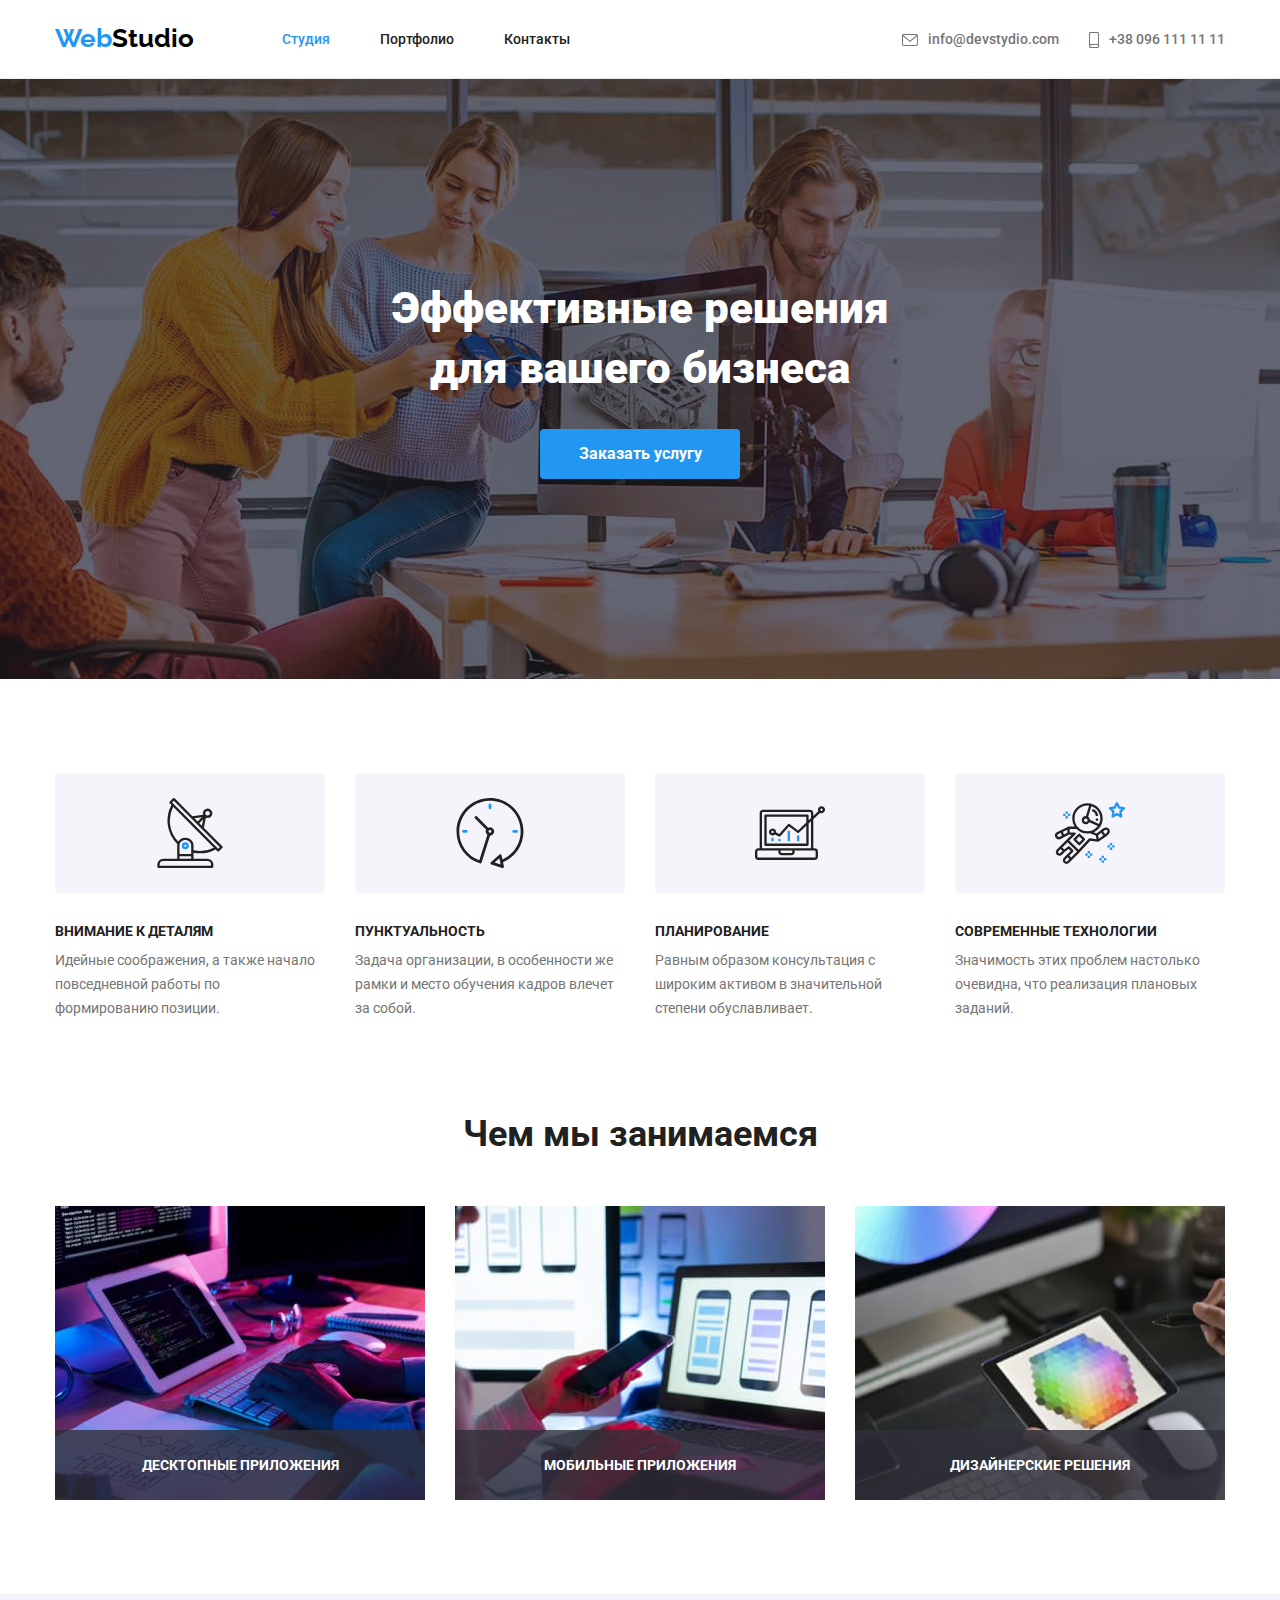
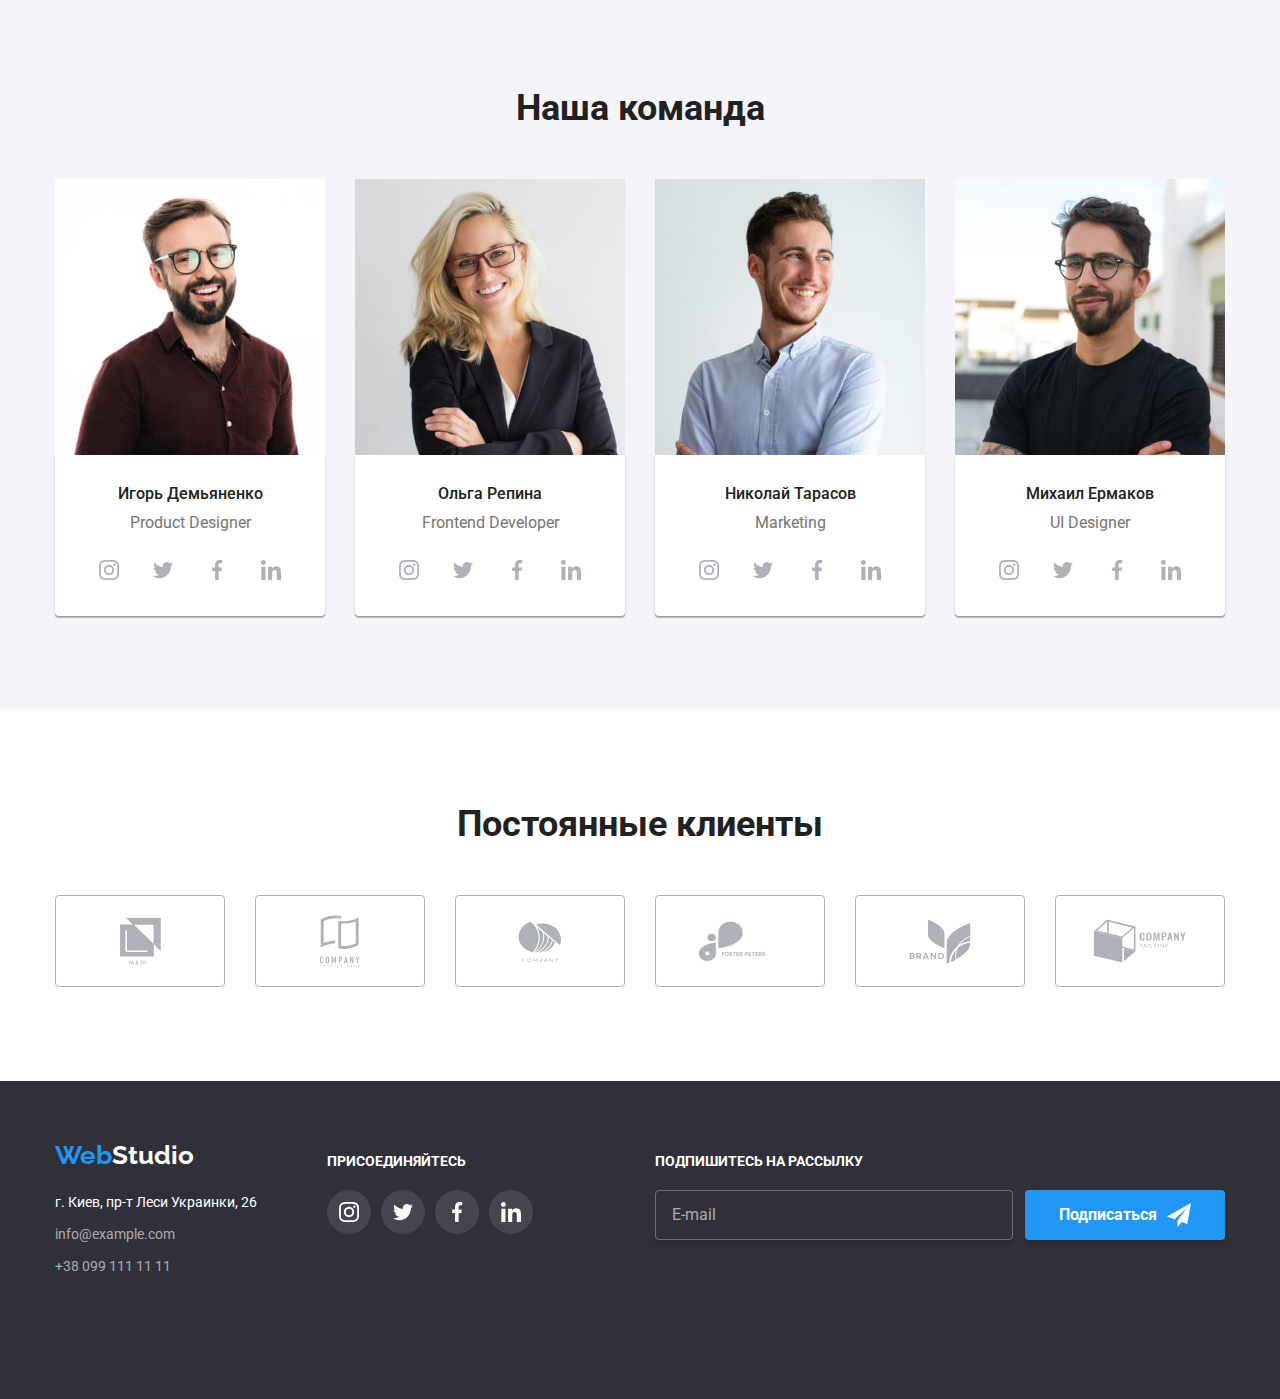
<file: index.html>
<!DOCTYPE html>
    <html lang="ru">
    <head>
    <meta charset="UTF-8">
    <meta name='viewport' content="width=device-width,initial-scale=1.0">
    <link rel="preconnect" href="https://fonts.googleapis.com">
    <link rel="preconnect" href="https://fonts.gstatic.com" crossorigin>
     <link href="https://fonts.googleapis.com/css2?family=Raleway:wght@700&family=Roboto:wght@400;500;700;900&display=swap" rel="stylesheet">
    <link rel="stylesheet" href="./css/main.min.css">
    <title>Студия</title>
    </head>
    <body>
        <header class="page-header">
        <div class="container">
            <div class="header-list">
         <a href="" class="logo logo--with-margin-right">Web<span class="logo--dark">Studio</span></a>
         <nav>
            <ul class="header-navigation">
                 <li class="header-navigation__list-item"><a href="index.html" class="header-navigation__navigation header-navigation__current">Студия</a></li>
                <li class="header-navigation__list-item"><a href="./portfolio.html" class="header-navigation__navigation">Портфолио</a></li>
                 <li class="header-navigation__list-item"><a href="" class="header-navigation__navigation">Контакты</a></li>
            </ul>
         </nav>
             <ul class="header-contacts">
                
                <li class="header-contacts__list-item">
                    <a href="Mailto:info@devstydio.com" class="header-contacts__link-contact">
                    <svg class="header-contacts__header-icon" width="16" height="12">
                    <use href="./images/icons.svg#icon-envelope"></use>
                    </svg><span>info@devstydio.com</span></a></li>
                
                <li class="header-contacts__list-item"><a href="tel:+380961111111" class="header-contacts__link-contact">
                    <svg class="header-contacts__header-icon" width="10" height="16">
                    <use href="./images/icons.svg#icon-smartphone"></use>
                </svg><span>+38 096 111 11 11</span></a></li>
            </ul>
            <button class="menu-toggle js-open-menu" aria-expanded="false" aria-controls="mobile-menu">
            <svg class="menu-toggle__icon-menu_40" width="40" height="40">
                <use href="./images/icons.svg#icon-menu_40"></use>
            </svg>
            </button>

            </div>
            </div>

        </header>

        <main>
        <section class="first-section">
            <h1 class="first-section__main-title">Эффективные решения <br>для вашего бизнеса</h1>
            <button type="button" name="button" class="primary-button primary-button--hover primary-button--focus" data-modal-open>Заказать услугу</button>
        </section>
        <!-- Чем занимается студия -->
         <section class="second-section">
             <div class="container">
            <ul class="feature-list">
                <li class="feature-list__description">
                    <div class="svg-wrapper">
                    <svg class="svg-wrapper__icon-picture" width="70" height="70">
                        <use href="./images/icons.svg#icon-antenna"></use>
                    </svg>
                    </div>
                    <h2 class="feature-list__title-one">ВНИМАНИЕ К ДЕТАЛЯМ</h2>
                    <p class="feature-list__description-list">Идейные соображения, а также начало повседневной работы по формированию позиции.</p>
                </li>
                <li class="feature-list__description">
                        <div class="svg-wrapper">
                        <svg class="svg-wrapper__icon-picture" width="70" height="70">
                            <use href="./images/icons.svg#icon-clock"></use>
                        </svg>
                    </div>
                    <h2 class="feature-list__title-one">ПУНКТУАЛЬНОСТЬ</h2>
                    <p class="feature-list__description-list">Задача организации, в особенности же рамки и место обучения кадров влечет за собой.</p>
                </li>
                <li class="feature-list__description">
                    <div class="svg-wrapper">
                        <svg class="svg-wrapper__icon-picture" width="70" height="70">
                            <use href="./images/icons.svg#icon-diagram"></use>
                        </svg>
                    </div>
                    <h2 class="feature-list__title-one">ПЛАНИРОВАНИЕ</h2>
                    <p class="feature-list__description-list">Равным образом консультация с широким активом в значительной степени обуславливает.</p>
                </li>
                <li class="feature-list__description">
                    <div class="svg-wrapper">
                        <svg class="svg-wrapper__icon-picture" width="70" height="70">
                            <use href="./images/icons.svg#icon-astronaut"></use>
                        </svg>
                    </div>
                <h2 class="feature-list__title-one">СОВРЕМЕННЫЕ ТЕХНОЛОГИИ</h2>
                <p class="feature-list__description-list">Значимость этих проблем настолько очевидна,  что  реализация плановых заданий.</p>
                </li>
            </ul>
            </div>
        </section>

        <section class="images-section">
            <h2 class="section__title">Чем мы занимаемся</h2>
            <div class="container">
            <ul class="images__list">
                <li class="picture-item">
                    <a href="#">
                        <img srcset="./images/images1-370-1x.jpg 1x, ./images/images1-740-2x.jpg 2x"
                        src="./images/images1-370-1x.jpg" alt="робочий стол разработчика" width="370">
                    <div class="picture-item__overlay-picture">
                        <span class="picture-item__text-overlay">ДЕСКТОПНЫЕ ПРИЛОЖЕНИЯ</span>
                    </div>
                    </a>
                </li>
                <li class="picture-item">
                    <a href="#">
                        <img srcset="./images/images2-370-1x.jpg 1x, ./images/images2-740-2x.jpg 2x"
                        src="./images/images2-370-1x.jpg" alt="ноутбук разработчика" width="370">
                        <div class="picture-item__overlay-picture">
                            <span class="picture-item__text-overlay">МОБИЛЬНЫЕ ПРИЛОЖЕНИЯ</span>
                        </div>
                        </a>
                </li>
                <li class="picture-item">
                    <a href="#">
                        <img srcset="./images/images3-370-1x.jpg 1x, ./images/images3-740-2x.jpg 2x"
                        src="./images/images3-370-1x.jpg" alt="планшет разработчика" width="370">
                        <div class="picture-item__overlay-picture">
                            <span class="picture-item__text-overlay">ДИЗАЙНЕРСКИЕ РЕШЕНИЯ</span>
                        </div>
                        </a>
                    </li>
            </ul>
            </div>
        </section>
        <!-- Наша команда -->
        <section class="team-section">
            <h2 class="section__title">Наша команда</h2>
            <div class="container">
            <ul class="team-list">
                <li class="team-list__description-team">
                        <!-- srcset="./images/men1-450.gjp 450w, ./images/men1-900.jpg 900w" -->
                    <img srcset="./images/men1-450-1x.jpg 1x, ./images/men1-900-2x.jpg 2x"
                     src="./images/men1-450-1x.jpg"
                     alt="фото мужчины дизайнера" width="450" height="460">
                    <!-- sizes="(min-width: 1200px) 25vw, (min-width: 768px) 50vw, 100vw" -->
                
                    <div class="team-wrapper">

                    <p class="team-wrapper__name">Игорь Демьяненко</p>
                    <p class="team-wrapper__position">Product Designer</p>
                    
                   <ul class="list-icons">
                        <li>
                            <a href="" class="list-icons__svg-link">
                        <svg class="list-icons__icon-color" width="20" height="20">
                        <use href="./images/icons.svg#icon-instagram"></use>
                        </svg>
                            </a>
                            </li>
                           <li> <a href="" class="list-icons__svg-link">
                        <svg class="list-icons__icon-color" width="20" height="20">
                        <use href="./images/icons.svg#icon-twitter"></use>
                            </svg>
                            </a>
                            </li>
                           <li> <a href="" class="list-icons__svg-link">
                        <svg class="list-icons__icon-color" width="20" height="20">
                        <use href="./images/icons.svg#icon-facebook"></use>
                            </svg>
                            </a>
                            </li>
                            <li><a href="" class="list-icons__svg-link">
                        <svg class="list-icons__icon-color" width="20" height="20">
                        <use href="./images/icons.svg#icon-linkedin"></use>
                            </svg>
                            </a>
                            </li>
                </ul>
            
                </div>
                </li>
                <li class="team-list__description-team">
                    <!-- srcset="./images/woman-450.jpg 450w, ./images/woman-900.jpg 900w" -->
                    <img srcset="./images/woman-450-1x.jpg 1x, ./images/woman-900-2x.jpg 2x"
                    src="./images/woman-450-1x.jpg"
                     alt="фото женщины разработчика" width="450" height="460">
                    <!-- sizes="(min-width: 1200px) 25vw, (min-width: 768px) 50vw, 100vw" -->

                    <div class="team-wrapper">

                    <p class="team-wrapper__name">Ольга Репина</p>
                    <p class="team-wrapper__position">Frontend Developer</p>

                    <ul class="list-icons">
                        <li>
                            <a href="" class="list-icons__svg-link">
                                    <svg class="list-icons__icon-color" width="20" height="20">
                                        <use href="./images/icons.svg#icon-instagram"></use>
                                    </svg>
                            </a>
                        </li>
                        <li> <a href="" class="list-icons__svg-link">
                                    <svg class="list-icons__icon-color" width="20" height="20">
                                        <use href="./images/icons.svg#icon-twitter"></use>
                                    </svg>
                            </a>
                        </li>
                        <li> <a href="" class="list-icons__svg-link">
                                    <svg class="list-icons__icon-color" width="20" height="20">
                                        <use href="./images/icons.svg#icon-facebook"></use>
                                    </svg>
                            </a>
                        </li>
                        <li><a href="" class="list-icons__svg-link">
                                    <svg class="list-icons__icon-color" width="20" height="20">
                                        <use href="./images/icons.svg#icon-linkedin"></use>
                                     </svg>
                            </a>
                        </li>
                    </ul>
                    </div>
                </li>
                <li class="team-list__description-team">
                    <!-- rscset="./images/men2-450.jpg 450w, ./images/men2-900.jpg 900w" -->
                    <img rscset="./images/men2-450-1x.jpg 1x, ./images/men2-900-2x.jpg 2x"
                    src="./images/men2-450-1x.jpg"
                     alt="фото мужчины маркетолога" width="450" height="460">
                    <!-- sizes="(min-width: 1200px) 25vw, (min-width: 768px) 50vw, 100vw" -->

                    <div class="team-wrapper">

                    <p class="team-wrapper__name">Николай Тарасов</p>
                    <p class="team-wrapper__position">Marketing</p>

                    <ul class="list-icons">
                        <li>
                            <a href="" class="list-icons__svg-link">
                                    <svg class="list-icons__icon-color" width="20" height="20">
                                        <use href="./images/icons.svg#icon-instagram"></use>
                                    </svg>
                            </a>
                        </li>
                        <li> <a href="" class="list-icons__svg-link">
                                    <svg class="list-icons__icon-color" width="20" height="20">
                                        <use href="./images/icons.svg#icon-twitter"></use>
                                    </svg>
                            </a>
                        </li>
                        <li> <a href="" class="list-icons__svg-link">
                                    <svg class="list-icons__icon-color" width="20" height="20">
                                        <use href="./images/icons.svg#icon-facebook"></use>
                                    </svg>
                            </a>
                        </li>
                        <li><a href="" class="list-icons__svg-link">
                                    <svg class="list-icons__icon-color" width="20" height="20">
                                        <use href="./images/icons.svg#icon-linkedin"></use>
                                    </svg>
                            </a>
                        </li>
                    </ul>
                    </div>
                </li>
                <li class="team-list__description-team">
                    <!-- srcset="./images/men3-450.jpg 450w, ./images/men3-900.jpg 900w" -->
                    <img srcset="./images/men3-450-1x.jpg 1x, ./images/men3-900-2x.jpg 2x"
                    src="./images/men3-450-1x.jpg"
                     alt="фото мужчины дизайнера" width="450" height="460">
                    <!-- sizes="(min-width: 1200px) 25vw, (min-width: 768px) 50vw, 100vw" -->

                    <div class="team-wrapper">

                    <p class="team-wrapper__name">Михаил Ермаков</p> 
                    <p class="team-wrapper__position">UI Designer</p>

                    <ul class="list-icons">
                        <li>
                            <a href="" class="list-icons__svg-link">
                                    <svg class="list-icons__icon-color" width="20" height="20">
                                        <use href="./images/icons.svg#icon-instagram"></use>
                                    </svg>
                            </a>
                        </li>
                        <li> <a href="" class="list-icons__svg-link">
                                    <svg class="list-icons__icon-color" width="20" height="20">
                                        <use href="./images/icons.svg#icon-twitter"></use>
                                    </svg>
                            </a>
                        </li>
                        <li> <a href="" class="list-icons__svg-link">
                                    <svg class="list-icons__icon-color" width="20" height="20">
                                        <use href="./images/icons.svg#icon-facebook"></use>
                                    </svg>
                            </a>
                        </li>
                        <li><a href="" class="list-icons__svg-link">
                                    <svg class="list-icons__icon-color" width="20" height="20">
                                        <use href="./images/icons.svg#icon-linkedin"></use>
                                    </svg>
                            </a>
                        </li>
                    </ul>
                    </div>
                </li>
            </ul>
            </div>
        </section>
        <section class="clients-section">
            <h2 class="section__title">Постоянные клиенты</h2>
            <div class="container">
                <ul class="client-list">
                            <li>   
                                    <a href="#" class="client-list__client-link">
                                        <svg class="client-list__logo-client" width="41" height="46.7">
                                            <use href="./images/icons.svg#icon-group"></use>
                                        </svg>
                                    </a>
                            </li>
                            <li>
                                    <a href="#" class="client-list__client-link">
                                        <svg class="client-list__logo-client" width="40" height="52">
                                            <use href="./images/icons.svg#icon-group-1"></use>
                                        </svg>
                                    </a>
                            </li>
                            <li>
                                    <a href="#" class="client-list__client-link">
                                        <svg class="client-list__logo-client" width="43.46" height="41.18">
                                            <use href="./images/icons.svg#icon-group-2"></use>
                                        </svg>
                                    </a>
                        </li>
                            <li>
                                    <a href="#" class="client-list__client-link">
                                        <svg class="client-list__logo-client" width="84.44" height="40.62">
                                            <use href="./images/icons.svg#icon-group-3"></use>
                                        </svg>
                                    </a>
                            </li>
                            <li>
                                    <a href="#" class="client-list__client-link">
                                        <svg class="client-list__logo-client" width="62.54" height="45.43">
                                            <use href="./images/icons.svg#icon-group-4"></use>
                                        </svg>
                                    </a>
                            </li>
                            <li>
                                    <a href="#" class="client-list__client-link">
                                        <svg class="client-list__logo-client" width="93.79" height="43.93">
                                            <use href="./images/icons.svg#icon-group-5"></use>
                                        </svg>
                                    </a>
                            </li>
                </ul>
            </div>
            </section>
        </main>
        <!-- Футер -->
        <footer class="footer-section">
            <div class="container container--footer-flex">
            <div class="footer-logo-address-icons-wrapper">
                <div class="footer-wrapper">
            <div class="footer-logo-wrapper">
                <a href="" class="logo">Web<span class="logo--white">Studio</span></a>
                </div>
            <address>
                <ul class="footer-wrapper__footer-contacts">
                <li class="footer-wrapper__footer-item"><a href="#" class="footer-wrapper__direction">г. Киев, пр-т Леси Украинки, 26</a></li>
                <li class="footer-wrapper__footer-item"><a href="Mailto:info@example.com" class="footer-wrapper__footer-link">info@example.com</a></li>
                <li class="footer-wrapper__footer-item"><a href="tel:+380991111111" class="footer-wrapper__footer-link">+38 099 111 11 11</a></li>
                </ul>
            </address>
            </div>

            <div class="footer-icons-wrapper">
                <p class="footer-title">ПРИСОЕДИНЯЙТЕСЬ</p>
                <ul class="footer-list-icons">
                    <li><a href="" class="footer-list-icons__svg-link">
                    <svg class="footer-list-icons--footer-social-icon" width="20" height="20">
                        <use href="./images/icons.svg#icon-instagram"></use>
                    </svg>
                    </a></li>
                    <li><a href="" class="footer-list-icons__svg-link">
                        <svg class="footer-list-icons--footer-social-icon" width="20" height="20">
                            <use href="./images/icons.svg#icon-twitter"></use>
                        </svg>
                    </a></li>
                    <li><a href="" class="footer-list-icons__svg-link">
                        <svg class="footer-list-icons--footer-social-icon" width="20" height="20">
                            <use href="./images/icons.svg#icon-facebook"></use>
                        </svg>
                    </a></li>
                    <li><a href="" class="footer-list-icons__svg-link">
                        <svg class="footer-list-icons--footer-social-icon" width="20" height="20">
                            <use href="./images/icons.svg#icon-linkedin"></use>
                        </svg>
                    </a></li>
                </ul>

            </div>
            </div>

            <form class="footer-form">
                    <p class="footer-title">ПОДПИШИТЕСЬ НА РАССЫЛКУ</p>
                <div class="footer-form-field">
                  <label>
                    <input class="footer-form-field__input" type="email" name="mail" placeholder="E-mail">
                    </label>

                    <button type="submit" class="primary-button primary-button--flex primary-button--box-shadow">
                    <span class="primary-button--with-margin-right">Подписаться</span>
                <svg class="footer-form-field__button-svg" width="24px" height="24px">
                    <use href="./images/icons.svg#icon-send"></use>
                </svg>
                    </button>

                </div>
            </form>
            </div>
        </footer>

        <div class="backdrop is-hidden" data-modal>
            <div class="modal">
                <button type="button" class="modal__close-button" data-modal-close>
                    <svg class="modal__svg-close-button" width="11" height="11">
                        <use href="./images/icons.svg#icon-close"></use>
                    </svg>
                </button>

                
                    <p class="modal__title">Оставьте свои данные, мы вам перезвоним</p>

                    <form>
                    
                    <label class="form-label">
                    <span class="name-input">Имя</span>
                    <div class="input-wrapper">
                   <input type="text" name="name" class="form-field">
                <svg class="svg-input" width="18" height="18">
                    <use href="./images/icons.svg#icon-person"></use>
                </svg>
                </div>
                 </label>
                 
                    <label class="form-label">
                        <span class="name-input">Телефон</span>
                        <div class="input-wrapper">
                    <input type="tel" name="phone" class="form-field">
                    <svg class="svg-input" width="18" height="18">
                        <use href="./images/icons.svg#icon-phone"></use>
                    </svg>
                    </div>
                </label>
                
                    <label class="form-label">
                    <span class="name-input">Почта</span>
                    <div class="input-wrapper">
                    <input type="email" name="mail" class="form-field">
                    <svg class="svg-input" width="18" height="18">
                        <use href="./images/icons.svg#icon-email"></use>
                    </svg>
                    </div>
                </label>
                

                <label class="form-comments-label">
                    <span class="name-input">Комментарий</span>
                <textarea class="field-comments" name="text" placeholder="Введите текст"></textarea>
                </label>

                <label class="checkbox-label">
                <input type="checkbox" name="checkbox" value="check" class="checkbox">
                <svg class="svg-checkbox" width="16" height="15">
                    <use href="./images/icons.svg#icon-checkbox"></use>
                </svg>
                <span class="text-checkbox">Соглашаюсь с рассылкой и принимаю</span> 
                <a href="#" class="link-checkbox">Условия договора</a>
                </label>
            
            <button type="submit" name="button" value="submittion" class="primary-button primary-button--box-shadow">Отправить</button>
                </form>
            </div>
        </div>

        <div class="menu-container js-menu-container" id="mobile-menu">
            <button class="menu-toggle js-close-menu">
                <svg clas="menu-toggle__icon-close_40" width="40" height="40">
                    <use href="./images/icons.svg#icon-close_40"></use>
                </svg>
            </button>
            <nav>
                <ul class="mobile-menu">
                    <li class="mobile-menu__list-item"><a href="index.html"
                            class="mobile-menu__navigation mobile-menu__current">Студия</a></li>
                    <li class="mobile-menu__list-item"><a href="./portfolio.html" 
                        class="mobile-menu__navigation">Портфолио</a></li>
                    <li class="mobile-menu__list-item"><a href="" class="mobile-menu__navigation">Контакты</a></li>
                </ul>
            </nav>

            <ul class="mobile-contacts">
                <li class="mobile-contacts__list-item">
                    <a href="tel:+380961111111" class="mobile-contacts__link-contact1">
                    <span>+38 096 111 11 11</span></a>
                </li>
            
                <li class="mobile-contacts__list-item">
                    <a href="Mailto:info@devstydio.com" class="mobile-contacts__link-contact2">
                    <span>info@devstydio.com</span></a>
                </li>
            </ul>

            <ul class="socials-list">
                <li class="socials-list__item"><a class="socials-list__link" href="#">Instagram</a></li>
                <li class="socials-list__item"><a class="socials-list__link" href="#">Twitter</a></li>
                <li class="socials-list__item"><a class="socials-list__link" href="#">Facebook</a></li>
                <li><a class="socials-list__link" href="#">Linkedin</a></li>
            </ul>
        </div>

        <script src="./js/modal.js"></script>  <script src="./js/mobile-menu.js"></script>

    </body>
    </html>
</file>
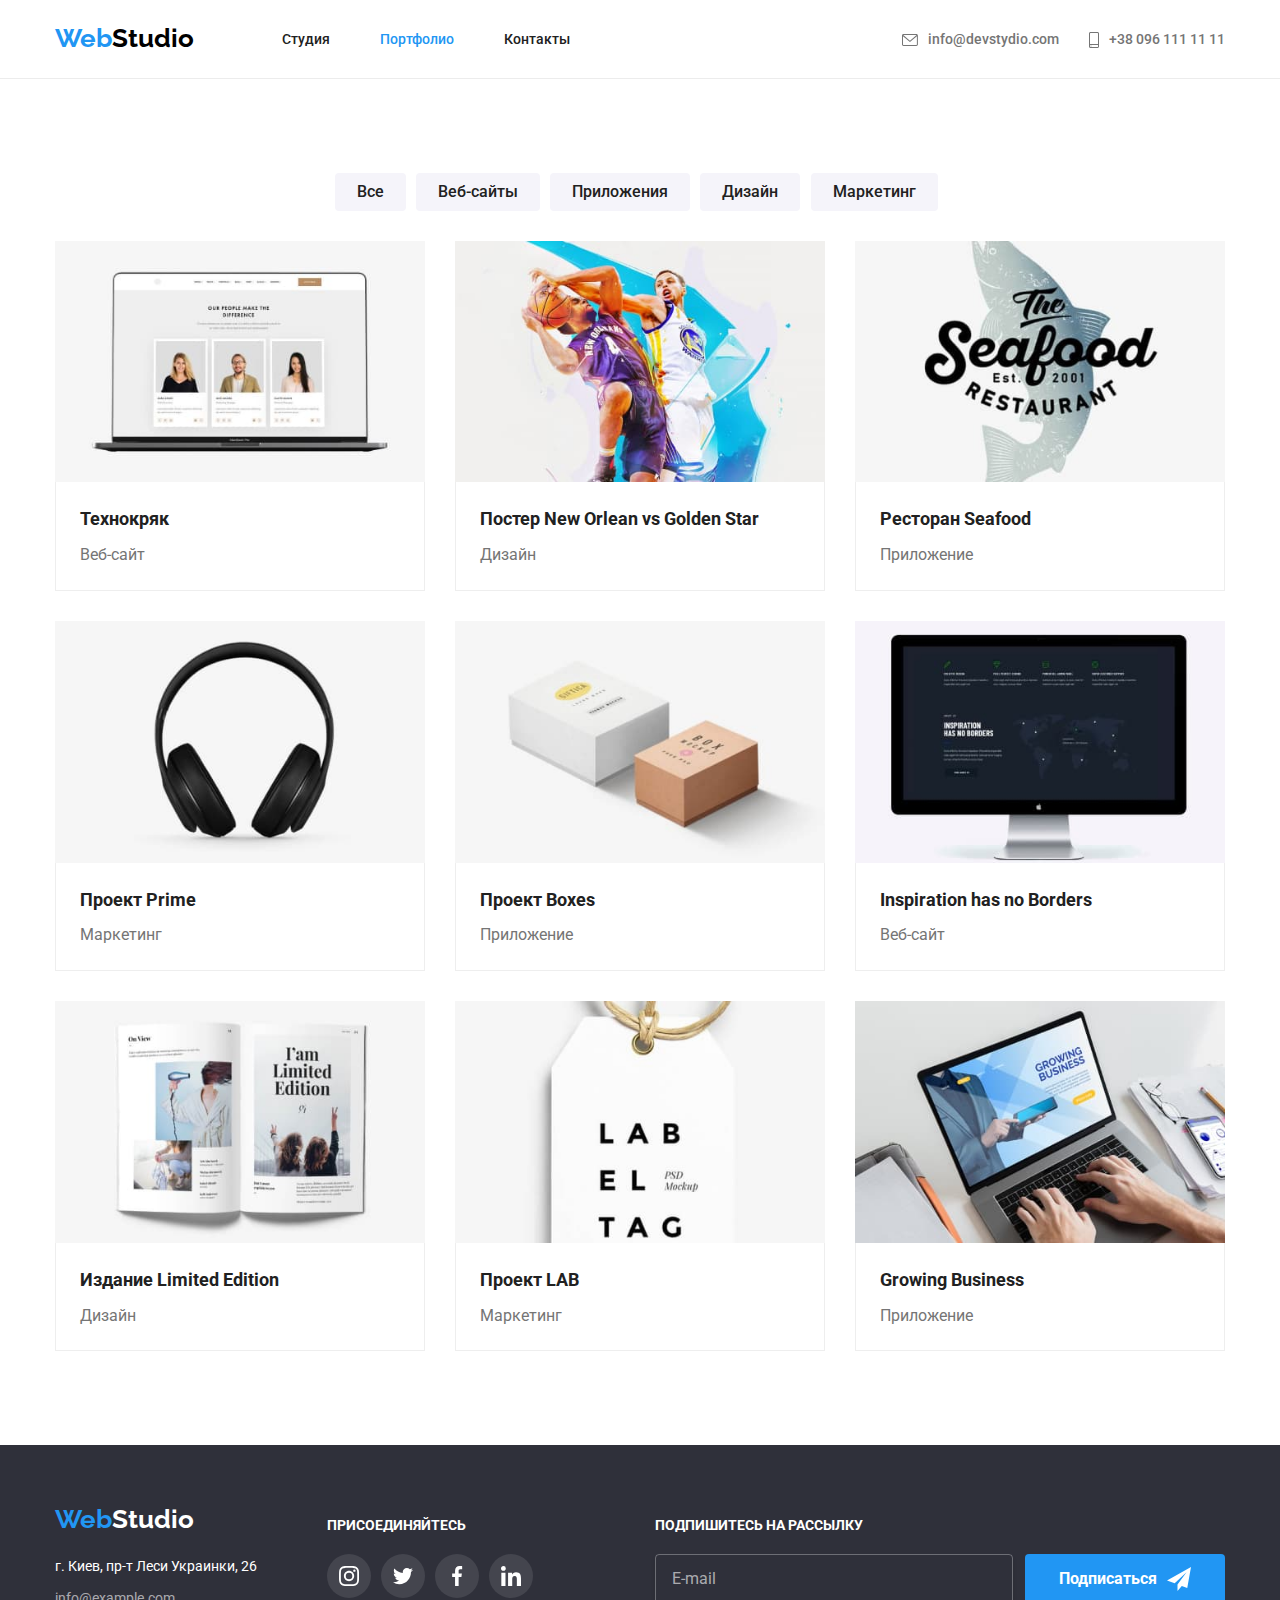
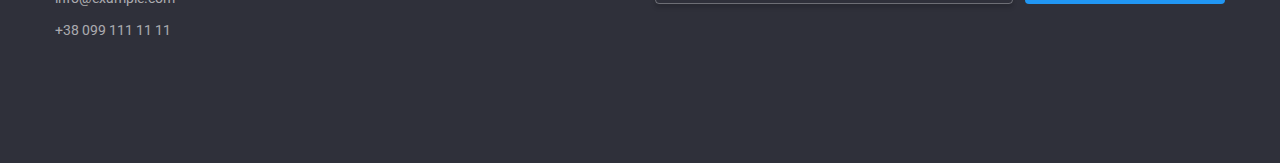
<file: portfolio.html>
<!DOCTYPE html>
    <html lang="ru">
    <head>
    <meta charset="UTF-8">
    <meta name='viewport' content="width=device-width,initial-scale=1.0">
    <link rel="preconnect" href="https://fonts.googleapis.com">
    <link rel="preconnect" href="https://fonts.gstatic.com" crossorigin>
    <link href="https://fonts.googleapis.com/css2?family=Raleway:wght@700&family=Roboto:wght@400;500;700;900&display=swap"
        rel="stylesheet">
    <link rel="stylesheet" href="./css/main.min.css">
    <title>Портфолио</title>
    </head>
    <body>
        <header class="page-header">
            <div class="container">
            <div class="header-list">
         <a href="" class="logo logo--with-margin-right">Web<span class="logo--dark">Studio</span></a>
         <nav>
            <ul class="header-navigation">
                 <li class="header-navigation__list-item"><a href="index.html" class="header-navigation__navigation">Студия</a></li>
                <li class="header-navigation__list-item"><a href="portfolio.html" class="header-navigation__navigation  header-navigation__current">Портфолио</a></li>
                 <li class="header-navigation__list-item"><a href="" class="header-navigation__navigation">Контакты</a></li>
            </ul>
         </nav>
             <ul class="header-contacts">
                <li class="header-contacts__list-item"><a href="Mailto:info@devstydio.com" class="header-contacts__link-contact">
                    <svg class="header-contacts__header-icon" width="16" height="12">
                    <use href="./images/icons.svg#icon-envelope"></use>
                </svg><span>info@devstydio.com</span></a></li>
                <li class="header-contacts__list-item"><a href="tel:+380961111111" class="header-contacts__link-contact">
                    <svg class="header-contacts__header-icon" width="10" height="16">
                    <use href="./images/icons.svg#icon-smartphone"></use>
                </svg><span>+38 096 111 11 11</span></a></li>
            </ul>
                <button class="menu-toggle js-open-menu" aria-expanded="false" aria-controls="mobile-menu">
                    <svg class="menu-toggle__icon-menu_40" width="40" height="40">
                        <use href="./images/icons.svg#icon-menu_40"></use>
                    </svg>
                </button>
            </div>
            </div>
        </header>
        <main>
            <!-- Портфолио -->
        <section class="project-section"> 
        <h1 class="hidden__title">Портфолио</h1>
                <div class="container">
        <ul class="list-secondary-buttons">
            <li><button class="secondary-button" type="button">Все</button></li>
            <li><button class="secondary-button" type="button">Веб-сайты</button></li>
            <li><button class="secondary-button" type="button">Приложения</button></li>
            <li><button class="secondary-button" type="button">Дизайн</button></li>
            <li><button class="secondary-button" type="button">Маркетинг</button></li>
        </ul>
        
            <ul class="card-set">
            <li class="card-set__item">
                <a href="#" class="card-set__project-link">
                    <div class="card-set__picture-portfolio-wrapper">
                <img srcset="./images/технокряк-450-1x.jpg 1x, ./images/технокряк-900-2x.jpg 2x"
                 src="./images/технокряк-450.jpg" alt="название сайта" width="450" height="294">
                <div class="card-set__overlay-portfolio">
                    <p class="card-set__text-overlay-portfolio">Технокряк это современная площадка распостранения коронавируса.
                        Компании <br>используют эту платформу для цифрового шпионажа и атак на защищённые сервера конкурентов.
                    </p>
                </div>
                </div>
                <div class="card-set__card-wrapper">
                <h2 class="card-set__project-title">Технокряк</h2>
                <p class="card-set__chapter">Веб-сайт</p>
                </div>
                </a>

            </li>
            <li class="card-set__item">                
                <a href="#" class="card-set__project-link">
                    <div class="card-set__picture-portfolio-wrapper">
                <img srcset="./images/orlean-450-1x.jpg 1x, ./images/orlean-900-2x.jpg 2x"
                src="./images/orlean-450.jpg" alt="картинка примера дизайна" width="450" height="294">
                <div class="card-set__overlay-portfolio">
                    <p class="card-set__text-overlay-portfolio">Технокряк это современная площадка распостранения коронавируса.
                        Компании <br>используют эту платформу для цифрового шпионажа и атак на защищённые сервера конкурентов.
                    </p>
                </div>
                </div>
                <div class="card-set__card-wrapper">
                <h2 class="card-set__project-title">Постер New Orlean vs Golden Star</h2>
                <p class="card-set__chapter">Дизайн</p>
                </div>
                </a>

            </li>
            <li class="card-set__item">
                <a href="#" class="card-set__project-link">
                    <div class="card-set__picture-portfolio-wrapper">
                <img srcset="./images/seafood-450-1x.jpg 1x, ./images/seafood-900-2x.jpg 2x"
                src="./images/seafood-450.jpg" alt="логотип приложения" width="450" height="294">
                <div class="card-set__overlay-portfolio">
                    <p class="card-set__text-overlay-portfolio">Технокряк это современная площадка распостранения коронавируса.
                        Компании <br>используют эту платформу для цифрового шпионажа и атак на защищённые сервера конкурентов.
                    </p>
                </div>
                </div>
                <div class="card-set__card-wrapper">
                <h2 class="card-set__project-title">Ресторан Seafood</h2>
                <p class="card-set__chapter">Приложение</p>
                </div>
                </a>

            </li>
            <li class="card-set__item">
                <a href="#" class="card-set__project-link">
                    <div class="card-set__picture-portfolio-wrapper">
                <img srcset="./images/prime-450-1x.jpg 1x, ./images/prime-900-2x.jpg 2x"
                src="./images/prime-450.jpg" alt="наушники" width="450" height="294">
                <div class="card-set__overlay-portfolio">
                    <p class="card-set__text-overlay-portfolio">Технокряк это современная площадка распостранения коронавируса.
                        Компании <br>используют эту платформу для цифрового шпионажа и атак на защищённые сервера конкурентов.
                    </p>
                </div>
                </div>
                <div class="card-set__card-wrapper">
                <h2 class="card-set__project-title">Проект Prime</h2>
                <p class="card-set__chapter">Маркетинг</p>
                </div>
                </a>

            </li>
            <li class="card-set__item">
                <a href="#" class="card-set__project-link">
                    <div class="card-set__picture-portfolio-wrapper">
                <img srcset="./images/boxes-450-1x.jpg 1x, ./images/boxes-900-2x.jpg 2x"
                src="./images/boxes-450.jpg" alt="коробки" width="450" height="294">
                <div class="card-set__overlay-portfolio">
                    <p class="card-set__text-overlay-portfolio">Технокряк это современная площадка распостранения коронавируса.
                        Компании <br>используют эту платформу для цифрового шпионажа и атак на защищённые сервера конкурентов.
                    </p>
                </div>
                </div>
                <div class="card-set__card-wrapper">
                <h2 class="card-set__project-title">Проект Boxes</h2>
                <p class="card-set__chapter">Приложение</p>
                </div>
                </a>
            </li>
            <li class="card-set__item">
                <a href="#" class="card-set__project-link">
                    <div class="card-set__picture-portfolio-wrapper">
                <img srcset="./images/inspiration-450-1x.jpg 1x, ./images/inspiration-900-2x.jpg 2x"
                src="./images/inspiration-450.jpg" alt="монитор" width="450" height="294">
                <div class="card-set__overlay-portfolio">
                    <p class="card-set__text-overlay-portfolio">Технокряк это современная площадка распостранения коронавируса.
                        Компании <br>используют эту платформу для цифрового шпионажа и атак на защищённые сервера конкурентов.
                    </p>
                </div>
                </div>
                <div class="card-set__card-wrapper">
                <h2 class="card-set__project-title">Inspiration has no Borders</h2>
                <p class="card-set__chapter">Веб-сайт</p>
                </div>
                </a>
            </li>
            <li class="card-set__item">
                <a href="#" class="card-set__project-link">
                    <div class="card-set__picture-portfolio-wrapper">
                <img srcset="./images/limited-450-1x.jpg 1x, ./images/limited-900-2x.jpg 2x"
                src="./images/limited-450.jpg" alt="страницы журнала" width="450" height="294">
                <div class="card-set__overlay-portfolio">
                    <p class="card-set__text-overlay-portfolio">Технокряк это современная площадка распостранения коронавируса.
                        Компании <br>используют эту платформу для цифрового шпионажа и атак на защищённые сервера конкурентов.
                    </p>
                </div>
                </div>
                <div class="card-set__card-wrapper">
                <h2 class="card-set__project-title">Издание Limited Edition</h2>
                <p class="card-set__chapter">Дизайн</p>
                </div>
                </a>
            </li>
            <li class="card-set__item">
                <a href="#" class="card-set__project-link">
                    <div class="card-set__picture-portfolio-wrapper">
                <img srcset="./images/lab-450-1x.jpg 1x, ./images/lab-900-2x.jpg 2x"
                src="./images/lab-450.jpg" alt="логотип проекта" width="450" height="294">
                <div class="card-set__overlay-portfolio">
                    <p class="card-set__text-overlay-portfolio">Технокряк это современная площадка распостранения коронавируса.
                        Компании <br>используют эту платформу для цифрового шпионажа и атак на защищённые сервера конкурентов.
                    </p>
                </div>
                </div>
                <div class="card-set__card-wrapper">
                <h2 class="card-set__project-title">Проект LAB</h2>
                <p class="card-set__chapter">Маркетинг</p>
                </div>
                </a>
            </li>
            <li class="card-set__item">
                <a href="#" class="card-set__project-link">
                    <div class="card-set__picture-portfolio-wrapper">
                <img srcset="./images/business-450-1x.jpg 1x, ./images/business-900-2x.jpg 2x"
                src="./images/business-450.jpg" alt="ноутбук" width="450" height="294">
                <div class="card-set__overlay-portfolio">
                    <p class="card-set__text-overlay-portfolio">Технокряк это современная площадка распостранения коронавируса.
                        Компании <br>используют эту платформу для цифрового шпионажа и атак на защищённые сервера конкурентов.
                    </p>
                </div>
                </div>
                <div class="card-set__card-wrapper">
                <h2 class="card-set__project-title">Growing Business</h2>
                <p class="card-set__chapter">Приложение</p>
                </div>
                </a>
            </li>
          </ul>

        </div>
    </section>

        </main>
        <footer class="footer-section">
            <div class="container container--footer-flex">
                <div class="footer-logo-address-icons-wrapper">
                <div class="footer-wrapper">
            <div class="footer-logo-wrapper">
                <a href="" class="logo">Web<span class="logo--white">Studio</span></a>
                </div>
            <address>
                 <ul class="footer-wrapper__footer-contacts">
                    <li class="footer-wrapper__footer-item"><a href="" class="footer-wrapper__direction">г. Киев, пр-т Леси Украинки, 26</a></li>
                    <li class="footer-wrapper__footer-item"><a href="Mailto:info@example.com" class="footer-wrapper__footer-link">info@example.com</a></li>
                    <li class="footer-wrapper__footer-item"><a href="tel:+380991111111" class="footer-wrapper__footer-link">+38 099 111 11 11</a></li>
                </ul>
            </address>
            </div>
            <div class="footer-icons-wrapper">
                <h4 class="footer-title">ПРИСОЕДИНЯЙТЕСЬ</h4>
                <ul class="footer-list-icons">
                    <li><a href="" class="footer-list-icons__svg-link">
                            <svg class="footer-list-icons--footer-social-icon" width="20" height="20">
                                <use href="./images/icons.svg#icon-instagram"></use>
                            </svg>
                        </a></li>
                    <li><a href="" class="footer-list-icons__svg-link">
                            <svg class="footer-list-icons--footer-social-icon" width="20" height="20">
                                <use href="./images/icons.svg#icon-twitter"></use>
                            </svg>
                        </a></li>
                    <li><a href="" class="footer-list-icons__svg-link">
                            <svg class="footer-list-icons--footer-social-icon" width="20" height="20">
                                <use href="./images/icons.svg#icon-facebook"></use>
                            </svg>
                        </a></li>
                    <li><a href="" class="footer-list-icons__svg-link">
                            <svg class="footer-list-icons--footer-social-icon" width="20" height="20">
                                <use href="./images/icons.svg#icon-linkedin"></use>
                            </svg>
                        </a></li>
                </ul>
            </div>
            </div>
            
            <form class="footer-form">
                <p class="footer-title">ПОДПИШИТЕСЬ НА РАССЫЛКУ</p>
                <div class="footer-form-field">
                    <label>
                        <input class="footer-form-field__input" type="email" name="mail" placeholder="E-mail">
                    </label>
                    
                    <button type="submit" class="primary-button primary-button--flex">
                        <span class="primary-button--with-margin-right">Подписаться</span>
                        <svg class="footer-form-field__button-svg" width="24px" height="24px">
                            <use href="./images/icons.svg#icon-send"></use>
                        </svg>
                    </button>
            
                </div>
                
            </form>
            </div>
        
        </footer>

        <div class="menu-container js-menu-container" id="mobile-menu">
            <button class="menu-toggle js-close-menu">
                <svg clas="menu-toggle__icon-close_40" width="40" height="40">
                    <use href="./images/icons.svg#icon-close_40"></use>
                </svg>
            </button>
            <nav>
                <ul class="mobile-menu">
                    <li class="mobile-menu__list-item"><a href="index.html"
                            class="mobile-menu__navigation">Студия</a></li>
                    <li class="mobile-menu__list-item"><a href="./portfolio.html" class="mobile-menu__navigation  mobile-menu__current">Портфолио</a>
                    </li>
                    <li class="mobile-menu__list-item"><a href="" class="mobile-menu__navigation">Контакты</a></li>
                </ul>
            </nav>
        
            <ul class="mobile-contacts">
                <li class="mobile-contacts__list-item">
                    <a href="tel:+380961111111" class="mobile-contacts__link-contact1">
                        <span>+38 096 111 11 11</span></a>
                </li>
        
                <li class="mobile-contacts__list-item">
                    <a href="Mailto:info@devstydio.com" class="mobile-contacts__link-contact2">
                        <span>info@devstydio.com</span></a>
                </li>
            </ul>
        
            <ul class="socials-list">
                <li class="socials-list__item"><a class="socials-list__link" href="#">Instagram</a></li>
                <li class="socials-list__item"><a class="socials-list__link" href="#">Twitter</a></li>
                <li class="socials-list__item"><a class="socials-list__link" href="#">Facebook</a></li>
                <li><a class="socials-list__link" href="#">Linkedin</a></li>
            </ul>
        </div>

                         <script src="./js/mobile-menu.js"></script>

        </body>
        
        </html>
</file>
<file: css/main.min.css>
/*! modern-normalize v1.1.0 | MIT License | https://github.com/sindresorhus/modern-normalize */*,::before,::after{-webkit-box-sizing:border-box;box-sizing:border-box}html{line-height:1.15;-webkit-text-size-adjust:100%;-moz-tab-size:4;-o-tab-size:4;tab-size:4}body{margin:0;font-family:system-ui,-apple-system,"Segoe UI",Roboto,Helvetica,Arial,sans-serif,"Apple Color Emoji","Segoe UI Emoji"}hr{height:0;color:inherit}abbr[title]{-webkit-text-decoration:underline dotted;text-decoration:underline dotted}b,strong{font-weight:bolder}code,kbd,samp,pre{font-family:ui-monospace, SFMono-Regular, Consolas, 'Liberation Mono', Menlo, monospace;font-size:1em}small{font-size:80%}sub,sup{font-size:75%;line-height:0;position:relative;vertical-align:baseline}sub{bottom:-0.25em}sup{top:-0.5em}table{text-indent:0;border-color:inherit}button,input,optgroup,select,textarea{font-family:inherit;font-size:100%;line-height:1.15;margin:0}button,select{text-transform:none}button,[type='button'],[type='reset'],[type='submit']{-webkit-appearance:button}::-moz-focus-inner{border-style:none;padding:0}:-moz-focusring{outline:1px dotted ButtonText}:-moz-ui-invalid{box-shadow:none}legend{padding:0}progress{vertical-align:baseline}::-webkit-inner-spin-button,::-webkit-outer-spin-button{height:auto}[type='search']{-webkit-appearance:textfield;outline-offset:-2px}::-webkit-search-decoration{-webkit-appearance:none}::-webkit-file-upload-button{-webkit-appearance:button;font:inherit}summary{display:list-item}.logo{color:#2196f3}.list-icons,.footer-list-icons,.header-navigation,.images__list,.client-list{display:-webkit-box;display:-ms-flexbox;display:flex;-webkit-box-pack:justify;-ms-flex-pack:justify;justify-content:space-between}.client-list__logo-client{fill:#afb1b8}.footer-list-icons__svg-link{background-color:rgba(255,255,255,0.1)}.checkbox{position:absolute;width:1px;height:1px;margin:-1px;border:1px;padding:0;clip:rect(0 0 0 0);overflow:hidden}.hidden__title,.card-set__overlay-portfolio{visibility:hidden;opacity:0;pointer-events:none;font-size:0}body{background-color:#fff;color:#212121;font-family:"Roboto","Arial",sans-serif;margin:0}h1,h2,h3,h4,h5,h6,p,ul{margin:0;padding:0;list-style:none}img{display:block;max-width:100%;height:auto}a{text-decoration:none}.container{padding:0 15px;margin:0 auto;overflow:hidden}@media screen and (min-width: 480px){.container{width:480px}}@media screen and (min-width: 768px){.container{width:768px}}@media screen and (min-width: 1200px){.container{width:1200px}}@media screen and (min-width: 1200px){.container--footer-flex{display:-webkit-box;display:-ms-flexbox;display:flex}}@media screen and (max-width: 767px){.header-navigation,.header-contacts{display:none}}.second-section{padding:60px 0}@media screen and (min-width: 1200px){.second-section{padding:94px 0 47px}}.project-section{padding:60px 0}@media screen and (min-width: 1200px){.project-section{padding:94px 0}}.clients-section{padding:60px 0 30px}.team-section{padding:60px 0 30px;background-color:#f5f4fa}@media screen and (min-width: 768px){.team-section{padding:60px 0 30px}}@media screen and (min-width: 1200px){.team-section{padding:94px 0 64px}}.list-icons{width:206px;margin:0 auto}@media screen and (max-width: 225px){.list-icons{-webkit-box-orient:vertical;-webkit-box-direction:normal;-ms-flex-direction:column;flex-direction:column}}.images-section{padding:47px 0 94px}@media screen and (max-width: 1199px){.images-section{display:none}}.clients-section{padding:60px 0 30px}@media screen and (min-width: 1200px){.clients-section{padding:94px 0}}.list-secondary-buttons{display:-webkit-box;display:-ms-flexbox;display:flex;-ms-flex-wrap:wrap;flex-wrap:wrap}@media screen and (min-width: 480px){.list-secondary-buttons{width:362px;margin-bottom:25px}}@media screen and (min-width: 768px){.list-secondary-buttons{-webkit-box-pack:justify;-ms-flex-pack:justify;justify-content:space-between;width:611px;margin:0 auto 15px}}@media screen and (min-width: 480px){.secondary-button{margin:0 8px 15px 0}}.footer-section{padding:60px 0;background-color:#2f303a;text-align:center}@media screen and (min-width: 1200px){.footer-section{text-align:start}}.footer-logo-wrapper{margin-bottom:20px}@media screen and (max-width: 225px){.footer-list-icons{-ms-flex-wrap:wrap;flex-wrap:wrap}}.footer-form{margin:0}@media screen and (min-width: 1200px){.footer-form{margin:12px 0 0 auto}}@media screen and (min-width: 1200){.footer-form-field{display:-webkit-box;display:-ms-flexbox;display:flex}}.page-header{position:relative;padding:16px 0}@media screen and (min-width: 768px){.page-header{padding:21px 0}}@media screen and (min-width: 1200px){.page-header{padding:24px 0}}.page-header::after{content:"";position:absolute;z-index:1;bottom:0;display:block;background-color:#ececec;width:100%;height:1px}@media screen and (min-width: 768px){.header-list{display:-webkit-box;display:-ms-flexbox;display:flex;-webkit-box-align:center;-ms-flex-align:center;align-items:center}}.logo{height:28px;font-family:"Raleway",sans-serif;font-weight:700;font-size:24px}@media screen and (min-width: 1200px){.logo{font-size:26px;height:31px}}.logo--dark{color:#000}.logo--white{color:#fff}.logo--with-margin-right{margin-right:88px}@media screen and (min-width: 1200px){.logo--with-margin-right{margin-right:93px}}@media screen and (min-width: 1200px){.logo--with-margin-right{margin-right:93px}}@media screen and (min-width: 768px){.logo--with-margin-right{margin-right:88px}}.menu-toggle{position:absolute;top:10px;right:15px;width:40px;height:40px;padding:0;border:none;background-color:#fff}.menu-toggle__icon-close_40{fill:#212121;-webkit-transition:fill 250ms cubic-bezier(0.4, 0, 0.2, 1);transition:fill 250ms cubic-bezier(0.4, 0, 0.2, 1)}.menu-toggle__icon-menu_40{fill:#000;-webkit-transition:fill 250ms cubic-bezier(0.4, 0, 0.2, 1);transition:fill 250ms cubic-bezier(0.4, 0, 0.2, 1)}.menu-toggle:hover .menu-toggle__icon-close_40,.menu-toggle:focus .menu-toggle__icon-close_40{fill:#2196f3}.menu-toggle:hover .menu-toggle__icon-menu_40:hover,.menu-toggle:focus .menu-toggle__icon-menu_40:focus{fill:#2196f3}@media screen and (min-width: 768px){.menu-toggle{display:none}}.menu-container{position:fixed;top:0;left:0;width:100vw;height:100vh;padding:48px 40px;background-color:#fff;overflow-y:scroll;z-index:4;-webkit-transform:translateX(100%);transform:translateX(100%);-webkit-transition:-webkit-transform 250ms cubic-bezier(0.4, 0, 0.2, 1);transition:-webkit-transform 250ms cubic-bezier(0.4, 0, 0.2, 1);transition:transform 250ms cubic-bezier(0.4, 0, 0.2, 1);transition:transform 250ms cubic-bezier(0.4, 0, 0.2, 1), -webkit-transform 250ms cubic-bezier(0.4, 0, 0.2, 1)}@media screen and (max-width: 369px){.menu-container{padding:5px}}.menu-container.is-open{-webkit-transform:translateX(0);transform:translateX(0)}.mobile-menu{margin-bottom:302px}.mobile-menu__list-item:not(:last-child){margin-bottom:32px}.mobile-menu__navigation{font-weight:500;font-size:40px;color:#212121}.mobile-menu__current{color:#2196f3}.mobile-contacts{margin-bottom:64px}.mobile-contacts__list-item:not(:last-child){margin-bottom:32px}.mobile-contacts__link-contact1{color:#2196f3;font-weight:500;font-size:34px}.mobile-contacts__link-contact2{color:#757575;font-weight:500;font-size:24px}.socials-list{display:-webkit-box;display:-ms-flexbox;display:flex;-webkit-box-pack:justify;-ms-flex-pack:justify;justify-content:space-between;width:357px;color:#2196f3}@media screen and (max-width: 400px){.socials-list{-webkit-box-orient:vertical;-webkit-box-direction:normal;-ms-flex-direction:column;flex-direction:column}}.socials-list__link{position:relative;font-weight:500;font-size:18px;line-height:1.22;color:#2196f3}.socials-list__item{position:relative}.socials-list__item::after{content:'';position:absolute;bottom:50%;width:22px;height:0;border:1px solid rgba(33,33,33,0.2);-webkit-transform:rotate(90deg);transform:rotate(90deg)}.primary-button{display:block;width:200px;padding:10px;margin:0 auto;background-color:#2196f3;color:#fff;font-weight:700;font-size:16px;line-height:1.87;letter-spacing:6%;border:none;border-radius:4px;cursor:pointer}@media screen and (min-width: 1200px){.primary-button{-webkit-transition:background-color 250ms cubic-bezier(0.4, 0, 0.2, 1),color 250ms cubic-bezier(0.4, 0, 0.2, 1);transition:background-color 250ms cubic-bezier(0.4, 0, 0.2, 1),color 250ms cubic-bezier(0.4, 0, 0.2, 1)}.primary-button--hover:hover,.primary-button--focus:focus{background-color:#fff;color:#2196f3}}@media screen and (max-width: 265px){.primary-button{width:100%}}.primary-button--box-shadow{-webkit-box-shadow:0 4px 4px rgba(0,0,0,0.15);box-shadow:0 4px 4px rgba(0,0,0,0.15)}.primary-button--with-margin-right{margin-right:10px}.primary-button--flex{display:-webkit-box;display:-ms-flexbox;display:flex;-webkit-box-pack:center;-ms-flex-pack:center;justify-content:center;-webkit-box-align:center;-ms-flex-align:center;align-items:center}.secondary-button{padding:6px 22px;font-weight:500;font-size:16px;line-height:1.6;background-color:#f5f4fa;color:#212121;cursor:pointer;border:none;border-radius:4px;-webkit-transition:background-color 250ms cubic-bezier(0.4, 0, 0.2, 1),color 250ms cubic-bezier(0.4, 0, 0.2, 1),-webkit-box-shadow 250ms cubic-bezier(0.4, 0, 0.2, 1);transition:background-color 250ms cubic-bezier(0.4, 0, 0.2, 1),color 250ms cubic-bezier(0.4, 0, 0.2, 1),-webkit-box-shadow 250ms cubic-bezier(0.4, 0, 0.2, 1);transition:background-color 250ms cubic-bezier(0.4, 0, 0.2, 1),color 250ms cubic-bezier(0.4, 0, 0.2, 1),box-shadow 250ms cubic-bezier(0.4, 0, 0.2, 1);transition:background-color 250ms cubic-bezier(0.4, 0, 0.2, 1),color 250ms cubic-bezier(0.4, 0, 0.2, 1),box-shadow 250ms cubic-bezier(0.4, 0, 0.2, 1),-webkit-box-shadow 250ms cubic-bezier(0.4, 0, 0.2, 1)}.secondary-button:hover,.secondary-button:focus{background-color:#2196f3;color:#fff;-webkit-box-shadow:0px 3px 1px rgba(0,0,0,0.1),0px 1px 2px rgba(0,0,0,0.08),0px 2px 2px rgba(0,0,0,0.12);box-shadow:0px 3px 1px rgba(0,0,0,0.1),0px 1px 2px rgba(0,0,0,0.08),0px 2px 2px rgba(0,0,0,0.12)}.header-navigation__list-item:not(:last-child){margin-right:50px}.header-navigation__navigation{font-weight:500;font-size:14px;color:#212121;-webkit-transition:color 250ms cubic-bezier(0.4, 0, 0.2, 1);transition:color 250ms cubic-bezier(0.4, 0, 0.2, 1)}.header-navigation__navigation:hover,.header-navigation__navigation:focus{color:#2196f3}.header-navigation__current{position:relative;color:#2196f3}.header-navigation__current::after{content:"";display:block;position:absolute;z-index:2;width:100%;height:4px;border-radius:2px;bottom:-36.5px;background-color:#2196f3}.header-contacts{margin-left:auto}@media screen and (min-width: 1200px){.header-contacts{display:-webkit-box;display:-ms-flexbox;display:flex}}@media screen and (min-width: 1200px){.header-contacts__list-item:not(:last-child){margin-right:30px}}.header-contacts__link-contact{display:-webkit-box;display:-ms-flexbox;display:flex;font-size:12px;margin-top:10px;color:#757575}@media screen and (min-width: 1200px){.header-contacts__link-contact{-webkit-box-align:center;-ms-flex-align:center;align-items:center;font-weight:500;font-size:14px;margin:0;line-height:1.17;-webkit-transition:fill 250ms cubic-bezier(0.4, 0, 0.2, 1),color 250ms cubic-bezier(0.4, 0, 0.2, 1);transition:fill 250ms cubic-bezier(0.4, 0, 0.2, 1),color 250ms cubic-bezier(0.4, 0, 0.2, 1)}}@media screen and (min-width: 1200px){.header-contacts__link-contact:hover,.header-contacts__link-contact:focus{color:#2196f3}}.header-contacts__header-icon{margin-right:8px;fill:#757575}@media screen and (min-width: 1200px){.header-contacts__header-icon{margin-right:10px;-webkit-transition:fill 250ms cubic-bezier(0.4, 0, 0.2, 1);transition:fill 250ms cubic-bezier(0.4, 0, 0.2, 1)}}@media screen and (min-width: 1200px){.header-contacts__link-contact:hover .header-contacts__header-icon,.header-contacts__link-contact:focus .header-contacts__header-icon{fill:#2196f3}}.first-section{max-width:1600px;height:400px;padding:118px 60px;margin:0 auto;text-align:center;background-color:#c4c4c4;background-size:cover;background-position:center;background-repeat:no-repeat;background-image:-webkit-gradient(linear, left top, right top, from(rgba(47,48,58,0.4)), to(rgba(47,48,58,0.4))),url("../images/Header-480-1x.jpg");background-image:linear-gradient(to right, rgba(47,48,58,0.4), rgba(47,48,58,0.4)),url("../images/Header-480-1x.jpg")}@media screen and (max-width: 265px){.first-section{padding:0}}@media (min-device-pixel-ratio: 2), (-webkit-min-device-pixel-ratio: 2), (min-resolution: 192dpi), (min-resolution: 2dppx){.first-section{background-image:-webkit-gradient(linear, left top, right top, from(rgba(47,48,58,0.4)), to(rgba(47,48,58,0.4))),url("../images/Header-960-2x.jpg");background-image:linear-gradient(to right, rgba(47,48,58,0.4), rgba(47,48,58,0.4)),url("../images/Header-960-2x.jpg")}}@media screen and (min-width: 768px){.first-section{max-width:1600px;height:400px;padding:118px;margin:0 auto;text-align:center;background-color:#c4c4c4;background-size:cover;background-position:center;background-repeat:no-repeat;background-image:-webkit-gradient(linear, left top, right top, from(rgba(47,48,58,0.4)), to(rgba(47,48,58,0.4))),url("../images/Header-768-1x.jpg");background-image:linear-gradient(to right, rgba(47,48,58,0.4), rgba(47,48,58,0.4)),url("../images/Header-768-1x.jpg")}}@media screen and (min-width: 768px) and (min-device-pixel-ratio: 2), screen and (min-width: 768px) and (-webkit-min-device-pixel-ratio: 2), screen and (min-width: 768px) and (min-resolution: 192dpi), screen and (min-width: 768px) and (min-resolution: 2dppx){.first-section{background-image:-webkit-gradient(linear, left top, right top, from(rgba(47,48,58,0.4)), to(rgba(47,48,58,0.4))),url("../images/Header-1536-2x.jpg");background-image:linear-gradient(to right, rgba(47,48,58,0.4), rgba(47,48,58,0.4)),url("../images/Header-1536-2x.jpg")}}@media screen and (min-width: 1200px){.first-section{max-width:1600px;height:600px;padding:200px;margin:0 auto;text-align:center;background-color:#c4c4c4;background-size:1600px 600px;background-position:center;background-repeat:no-repeat;background-image:-webkit-gradient(linear, left top, right top, from(rgba(47,48,58,0.4)), to(rgba(47,48,58,0.4))),url("../images/Header-1600-1x.jpg");background-image:linear-gradient(to right, rgba(47,48,58,0.4), rgba(47,48,58,0.4)),url("../images/Header-1600-1x.jpg")}}@media screen and (min-width: 1200px) and (min-device-pixel-ratio: 2), screen and (min-width: 1200px) and (-webkit-min-device-pixel-ratio: 2), screen and (min-width: 1200px) and (min-resolution: 192dpi), screen and (min-width: 1200px) and (min-resolution: 2dppx){.first-section{background-image:-webkit-gradient(linear, left top, right top, from(rgba(47,48,58,0.4)), to(rgba(47,48,58,0.4))),url("../images/Header-3200-2x.jpg");background-image:linear-gradient(to right, rgba(47,48,58,0.4), rgba(47,48,58,0.4)),url("../images/Header-3200-2x.jpg")}}.first-section__main-title{margin-bottom:30px;font-weight:900;font-size:26px;line-height:1.61;letter-spacing:6%;color:#fff}@media screen and (min-width: 1200px){.first-section__main-title{font-size:44px;line-height:1.36}}.backdrop{position:fixed;top:0;left:0;width:100%;height:100%;z-index:3;border:rgba(0,0,0,0.1);background-color:rgba(0,0,0,0.2);opacity:1;-webkit-transition:opacity 250ms cubic-bezier(0.4, 0, 0.2, 1);transition:opacity 250ms cubic-bezier(0.4, 0, 0.2, 1)}.backdrop.is-hidden .modal{-webkit-transform:translate(-50%, -50%) scale(0.5);transform:translate(-50%, -50%) scale(0.5)}.is-hidden{opacity:0;pointer-events:none;font-size:0}.modal__title{font-size:20px;font-weight:700;line-height:1.5;margin-bottom:12px;text-align:center}.modal{position:absolute;top:50%;left:50%;-webkit-transform:translate(-50%, -50%);transform:translate(-50%, -50%);width:450px;padding:40px;border-radius:4px;background-color:#fff;-webkit-box-shadow:0px 1px 3px rgba(0,0,0,0.12),0px 1px 1px rgba(0,0,0,0.14),0px 2px 1px rgba(0,0,0,0.2);box-shadow:0px 1px 3px rgba(0,0,0,0.12),0px 1px 1px rgba(0,0,0,0.14),0px 2px 1px rgba(0,0,0,0.2);-webkit-transform:translate(-50%, -50%) scale(1);transform:translate(-50%, -50%) scale(1);-webkit-transition:-webkit-transform 250ms cubic-bezier(0.4, 0, 0.2, 1);transition:-webkit-transform 250ms cubic-bezier(0.4, 0, 0.2, 1);transition:transform 250ms cubic-bezier(0.4, 0, 0.2, 1);transition:transform 250ms cubic-bezier(0.4, 0, 0.2, 1), -webkit-transform 250ms cubic-bezier(0.4, 0, 0.2, 1)}@media screen and (max-width: 300px){.modal{padding:40px 5px}}@media screen and (max-width: 479px){.modal{width:100%;text-align:center}}@media screen and (min-width: 1200px){.modal{width:528px}}.modal__close-button{position:absolute;top:8px;right:8px;width:30px;height:30px;background-color:#fff;border:solid 1px rgba(0,0,0,0.1);border-radius:50%;cursor:pointer}.modal__svg-close-button{fill:#000;-webkit-transition:fill 250ms cubic-bezier(0.4, 0, 0.2, 1);transition:fill 250ms cubic-bezier(0.4, 0, 0.2, 1)}.modal__close-button:hover .modal__svg-close-button,.modal__close-button:focus .modal__svg-close-button{fill:#2196f3}.footer-form-field__input{width:450px;height:50px;padding:15px 16px;margin-bottom:20px;border:1px solid rgba(255,255,255,0.3);border-radius:4px;-webkit-box-shadow:0px 4px 4px rgba(0,0,0,0.15);box-shadow:0px 4px 4px rgba(0,0,0,0.15);background-color:transparent;background-origin:border-box;color:#fff;cursor:pointer}@media screen and (max-width: 480px){.footer-form-field__input{width:100%}}@media screen and (min-width: 1200px){.footer-form-field__input{width:358px}}@media screen and (min-width: 1200px){.footer-form-field__input{margin:0 12px 0 0}}.footer-form-field__input::-webkit-input-placeholder{font-size:16px;line-height:1.25;color:rgba(255,255,255,0.6)}.footer-form-field__input:-ms-input-placeholder{font-size:16px;line-height:1.25;color:rgba(255,255,255,0.6)}.footer-form-field__input::-ms-input-placeholder{font-size:16px;line-height:1.25;color:rgba(255,255,255,0.6)}.footer-form-field__input::placeholder{font-size:16px;line-height:1.25;color:rgba(255,255,255,0.6)}.form-label{display:block;margin-bottom:10px}.name-input{display:inline-block;font-size:12px;color:#757575;margin-bottom:4px}.input-wrapper{position:relative}.form-field{display:block;width:100%;height:40px;padding-left:42px;border:1px solid rgba(33,33,33,0.2);border-radius:4px;cursor:pointer;-webkit-transition:border-color 250ms cubic-bezier(0.4, 0, 0.2, 1);transition:border-color 250ms cubic-bezier(0.4, 0, 0.2, 1)}.input-wrapper:hover .form-field,.input-wrapper:focus .form-field{border-color:#2196f3}.svg-input{position:absolute;top:50%;left:12px;-webkit-transform:translateY(-50%);transform:translateY(-50%);cursor:pointer;-webkit-transition:fill 250ms cubic-bezier(0.4, 0, 0.2, 1);transition:fill 250ms cubic-bezier(0.4, 0, 0.2, 1)}.input-wrapper:hover .svg-input,.input-wrapper:focus .svg-input{fill:#2196f3}.form-comments-label{display:block;margin-bottom:20px}.name-input{font-size:12px;color:#757575;margin-bottom:4px}.field-comments{width:100%;height:120px;padding:12px 16px;resize:none;border:1px solid rgba(33,33,33,0.2);border-radius:4px;cursor:pointer;-webkit-transition:border-color 250ms cubic-bezier(0.4, 0, 0.2, 1);transition:border-color 250ms cubic-bezier(0.4, 0, 0.2, 1)}.field-comments:hover,.field-comments:focus{border-color:#2196f3}.field-comments::-webkit-input-placeholder{font-size:14px;color:rgba(117,117,117,0.5)}.field-comments:-ms-input-placeholder{font-size:14px;color:rgba(117,117,117,0.5)}.field-comments::-ms-input-placeholder{font-size:14px;color:rgba(117,117,117,0.5)}.field-comments::placeholder{font-size:14px;color:rgba(117,117,117,0.5)}.checkbox-label{display:block;position:relative;margin-bottom:30px}@media screen and (min-width: 1200px){.checkbox-label{margin-left:12px;text-align:center}}.checkbox:checked+.svg-checkbox{background-color:#2196f3;fill:#2196f3;border-radius:3px}.svg-checkbox{position:absolute;top:50%;left:0;-webkit-transform:translateY(-50%);transform:translateY(-50%);background-image:url(../images/Vector.svg);background-size:cover;background-origin:border-box;cursor:pointer;-webkit-transition:background-color 250ms cubic-bezier(0.4, 0, 0.2, 1),fill 250ms cubic-bezier(0.4, 0, 0.2, 1),border-radius 250ms cubic-bezier(0.4, 0, 0.2, 1);transition:background-color 250ms cubic-bezier(0.4, 0, 0.2, 1),fill 250ms cubic-bezier(0.4, 0, 0.2, 1),border-radius 250ms cubic-bezier(0.4, 0, 0.2, 1)}.text-checkbox{font-size:12px;color:#757575;margin-left:24.38px}@media screen and (min-width: 1200px){.text-checkbox{font-size:14px;margin-left:0}}.link-checkbox{font-size:12px;color:#2196f3;text-decoration:underline;-webkit-text-decoration-color:currentColor;text-decoration-color:currentColor;text-underline-position:under}@media screen and (min-width: 1200px){.link-checkbox{font-size:14px}}.section__title{margin-bottom:30px;font-weight:700;font-size:28px;color:primary-color;text-align:center}@media screen and (min-width: 1200px){.section__title{margin-bottom:50px;font-size:36px}}.footer-title{font-weight:700;font-size:14px;color:#fff;margin-bottom:20px}@media screen and (min-width: 768px){.feature-list{display:-webkit-box;display:-ms-flexbox;display:flex;-ms-flex-wrap:wrap;flex-wrap:wrap;-webkit-box-pack:justify;-ms-flex-pack:justify;justify-content:space-between}}.feature-list__description{width:100%}@media screen and (min-width: 768px){.feature-list__description{width:354px}}@media screen and (min-width: 1200px){.feature-list__description{width:270px}}@media screen and (max-width: 767px){.feature-list__description:not(:last-child){margin-bottom:30px}}@media screen and (min-width: 768px) and (max-width: 1199px){.feature-list__description:not(:nth-last-child(-n+2)){margin-bottom:30px}}.feature-list__title-one{text-align:center;margin-bottom:10px;font-weight:700;font-size:14px;color:#212121}@media screen and (min-width: 768px){.feature-list__title-one{text-align:start}}.feature-list__description-list{font-size:14px;line-height:1.7;color:#757575}.svg-wrapper{display:-webkit-box;display:-ms-flexbox;display:flex;width:100%;height:120px;-webkit-box-pack:center;-ms-flex-pack:center;justify-content:center;-webkit-box-align:center;-ms-flex-align:center;align-items:center;margin-bottom:30px;border-radius:4px;background-color:#f5f4fa}.svg-wrapper__icon-picture{display:block}.list-icons__icon-color{fill:#afb1b8}@media screen and (min-width: 1200px){.list-icons__icon-color{-webkit-transition:fill 250ms cubic-bezier(0.4, 0, 0.2, 1);transition:fill 250ms cubic-bezier(0.4, 0, 0.2, 1)}}.list-icons__svg-link{display:-webkit-box;display:-ms-flexbox;display:flex;-webkit-box-pack:center;-ms-flex-pack:center;justify-content:center;-webkit-box-align:center;-ms-flex-align:center;align-items:center;width:44px;height:44px;border-radius:50px}@media screen and (min-width: 1200px){.list-icons__svg-link{-webkit-transition:background-color 250ms cubic-bezier(0.4, 0, 0.2, 1);transition:background-color 250ms cubic-bezier(0.4, 0, 0.2, 1)}}@media screen and (min-width: 1200px){.list-icons__svg-link:hover,.list-icons__svg-link:focus{background-color:#2196f3}.list-icons__svg-link:hover .list-icons__icon-color,.list-icons__svg-link:focus .list-icons__icon-color{fill:#fff}}.footer-list-icons__svg-link{display:-webkit-box;display:-ms-flexbox;display:flex;-webkit-box-pack:center;-ms-flex-pack:center;justify-content:center;-webkit-box-align:center;-ms-flex-align:center;align-items:center;width:44px;height:44px;border-radius:50px;-webkit-transition:background-color 250ms cubic-bezier(0.4, 0, 0.2, 1);transition:background-color 250ms cubic-bezier(0.4, 0, 0.2, 1)}.footer-list-icons--footer-social-icon{fill:#fff}@media screen and (min-width: 1200px){.footer-list-icons__svg-link:hover,.footer-list-icons__svg-link:focus{background-color:#2196f3}}.picture-item{position:relative}.picture-item__overlay-picture{position:absolute;display:-webkit-box;display:-ms-flexbox;display:flex;-webkit-box-pack:center;-ms-flex-pack:center;justify-content:center;-webkit-box-align:center;-ms-flex-align:center;align-items:center;width:100%;height:70px;bottom:0;left:0;background-color:rgba(47,48,58,0.8)}.picture-item__text-overlay{font-weight:bold;font-size:14px;color:#fff}@media screen and (min-width: 768px){.team-list{display:-webkit-box;display:-ms-flexbox;display:flex;-ms-flex-wrap:wrap;flex-wrap:wrap;-webkit-box-pack:justify;-ms-flex-pack:justify;justify-content:space-between}}.team-list__description-team{text-align:center}@media screen and (min-width: 768px){.team-list__description-team{width:354px}}@media screen and (min-width: 1200px){.team-list__description-team{width:270px}}.team-list__description-team{margin-bottom:30px}.team-wrapper{padding:30px 0 24px;background-color:#fff;border-radius:0px 0px 4px 4px;-webkit-box-shadow:0px 1px 3px rgba(0,0,0,0.12),0px 1px 1px rgba(0,0,0,0.14),0px 2px 1px rgba(0,0,0,0.2);box-shadow:0px 1px 3px rgba(0,0,0,0.12),0px 1px 1px rgba(0,0,0,0.14),0px 2px 1px rgba(0,0,0,0.2)}.team-wrapper__name{margin-bottom:10px;font-weight:500;font-size:16px;color:primary-color}.team-wrapper__position{margin-bottom:16px;font-size:16px;color:#757575}.client-list{-ms-flex-wrap:wrap;flex-wrap:wrap}@media screen and (min-width: 1200px){.client-list{-webkit-box-pack:justify;-ms-flex-pack:justify;justify-content:space-between}}@media screen and (max-width: 1199px){.client-list__client-link{margin-bottom:30px}}.client-list__client-link{display:-webkit-box;display:-ms-flexbox;display:flex;-webkit-box-pack:center;-ms-flex-pack:center;justify-content:center;-webkit-box-align:center;-ms-flex-align:center;align-items:center;width:210px;height:92px;border:1px solid #afb1b8;border-radius:4px;-webkit-transition:border 250ms cubic-bezier(0.4, 0, 0.2, 1);transition:border 250ms cubic-bezier(0.4, 0, 0.2, 1)}@media screen and (max-width: 230px){.client-list__client-link{width:100vw}}@media screen and (min-width: 768px){.client-list__client-link{width:226px}}@media screen and (min-width: 1200px){.client-list__client-link{width:170px}}.client-list__logo-client{-webkit-transition:fill 250ms cubic-bezier(0.4, 0, 0.2, 1);transition:fill 250ms cubic-bezier(0.4, 0, 0.2, 1)}.client-list__client-link:hover,.client-list__client-link:focus{border:1px solid #2196f3}.client-list__client-link:hover .client-list__logo-client,.client-list__client-link:focus .client-list__logo-client{fill:#2196f3}@media screen and (min-width: 768px){.card-set{display:-webkit-box;display:-ms-flexbox;display:flex;-ms-flex-wrap:wrap;flex-wrap:wrap}}@media screen and (max-width: 1199px){.card-set__item:not(:last-child){margin-bottom:30px}}@media screen and (min-width: 1200px){.card-set__item:not(:nth-last-child(-n+3)){margin-bottom:30px}}@media screen and (min-width: 480px){.card-set__item{width:450px}}@media screen and (min-width: 768px){.card-set__item{width:354px}}@media screen and (min-width: 1200px){.card-set__item{width:370px}}@media screen and (min-width: 768px) and (max-width: 1199px){.card-set__item:nth-child(odd){margin-right:30px}}@media screen and (min-width: 1200px){.card-set__item:not(:nth-child(3n+3)){margin-right:30px}}.card-set__project-link{display:block;-webkit-transition:-webkit-box-shadow 250ms cubic-bezier(0.4, 0, 0.2, 1);transition:-webkit-box-shadow 250ms cubic-bezier(0.4, 0, 0.2, 1);transition:box-shadow 250ms cubic-bezier(0.4, 0, 0.2, 1);transition:box-shadow 250ms cubic-bezier(0.4, 0, 0.2, 1), -webkit-box-shadow 250ms cubic-bezier(0.4, 0, 0.2, 1)}.card-set__project-link:hover,.card-set__project-link:focus{-webkit-box-shadow:0px 1px 1px rgba(0,0,0,0.12),0px 4px 4px rgba(0,0,0,0.06),1px 4px 6px rgba(0,0,0,0.16);box-shadow:0px 1px 1px rgba(0,0,0,0.12),0px 4px 4px rgba(0,0,0,0.06),1px 4px 6px rgba(0,0,0,0.16)}.card-set__project-link:hover .card-set__overlay-portfolio,.card-set__project-link:focus .card-set__overlay-portfolio{visibility:visible;opacity:1;-webkit-transform:translateY(-100%);transform:translateY(-100%)}.card-set__picture-portfolio-wrapper{position:relative;overflow:hidden}.card-set__overlay-portfolio{position:absolute;width:100%;height:100%;background-color:rgba(33,150,243,0.9);padding:77px 24px;-webkit-transform:translateY(0);transform:translateY(0);-webkit-transition:opacity 250ms cubic-bezier(0.4, 0, 0.2, 1),-webkit-transform 250ms cubic-bezier(0.4, 0, 0.2, 1);transition:opacity 250ms cubic-bezier(0.4, 0, 0.2, 1),-webkit-transform 250ms cubic-bezier(0.4, 0, 0.2, 1);transition:transform 250ms cubic-bezier(0.4, 0, 0.2, 1),opacity 250ms cubic-bezier(0.4, 0, 0.2, 1);transition:transform 250ms cubic-bezier(0.4, 0, 0.2, 1),opacity 250ms cubic-bezier(0.4, 0, 0.2, 1),-webkit-transform 250ms cubic-bezier(0.4, 0, 0.2, 1)}.card-set__text-overlay-portfolio{font-size:18px;line-height:1.55;color:#fff}.card-set__card-wrapper{padding:20px 24px;border:1px solid #eee;border-top:none}.card-set__project-title{font-weight:700;font-size:18px;line-height:1.87;letter-spacing:6%;color:#212121;margin-bottom:4px}.card-set__chapter{font-size:16px;line-height:1.87;color:#757575}@media screen and (min-width: 768px){.footer-logo-address-icons-wrapper{display:-webkit-box;display:-ms-flexbox;display:flex;-ms-flex-pack:distribute;justify-content:space-around;margin-bottom:60px}}.footer-wrapper{display:-webkit-box;display:-ms-flexbox;display:flex;-webkit-box-orient:vertical;-webkit-box-direction:normal;-ms-flex-direction:column;flex-direction:column;margin-bottom:60px}@media screen and (min-width: 768px) and (max-width: 1199px){.footer-wrapper{margin:0}}@media screen and (min-width: 1200px){.footer-wrapper{margin:0 70px 0 0}}.footer-wrapper__footer-item:not(:last-child){margin-bottom:8px}.footer-wrapper__direction{font-size:14px;font-style:normal;line-height:1.7;color:#fff}@media screen and (min-width: 1200px){.footer-wrapper__direction:hover,.footer-wrapper__direction:focus{color:#2196f3}.footer-wrapper__direction{font-size:14px;font-style:normal;height:1.7;color:#fff;-webkit-transition:color 250ms cubic-bezier(0.4, 0, 0.2, 1);transition:color 250ms cubic-bezier(0.4, 0, 0.2, 1)}}.footer-wrapper__footer-link{font-weight:400;font-style:normal;font-size:14px;line-height:1.7;color:rgba(255,255,255,0.6);-webkit-transition:color 250ms cubic-bezier(0.4, 0, 0.2, 1);transition:color 250ms cubic-bezier(0.4, 0, 0.2, 1)}@media screen and (min-width: 1200px){.footer-wrapper__footer-link:hover,.footer-wrapper__footer-link:focus{color:#2196f3}}.footer-icons-wrapper{width:206px;margin:0 auto 60px}@media screen and (max-width: 225px){.footer-icons-wrapper{width:100%}}@media screen and (min-width: 768px){.footer-icons-wrapper{margin:5px 0 0}}@media screen and (min-width: 1200px){.footer-icons-wrapper{margin:12px 0 0}}@media screen and (min-width: 1200px){.footer-form-field{display:-webkit-box;display:-ms-flexbox;display:flex}}
/*# sourceMappingURL=main.min.css.map */
</file>
